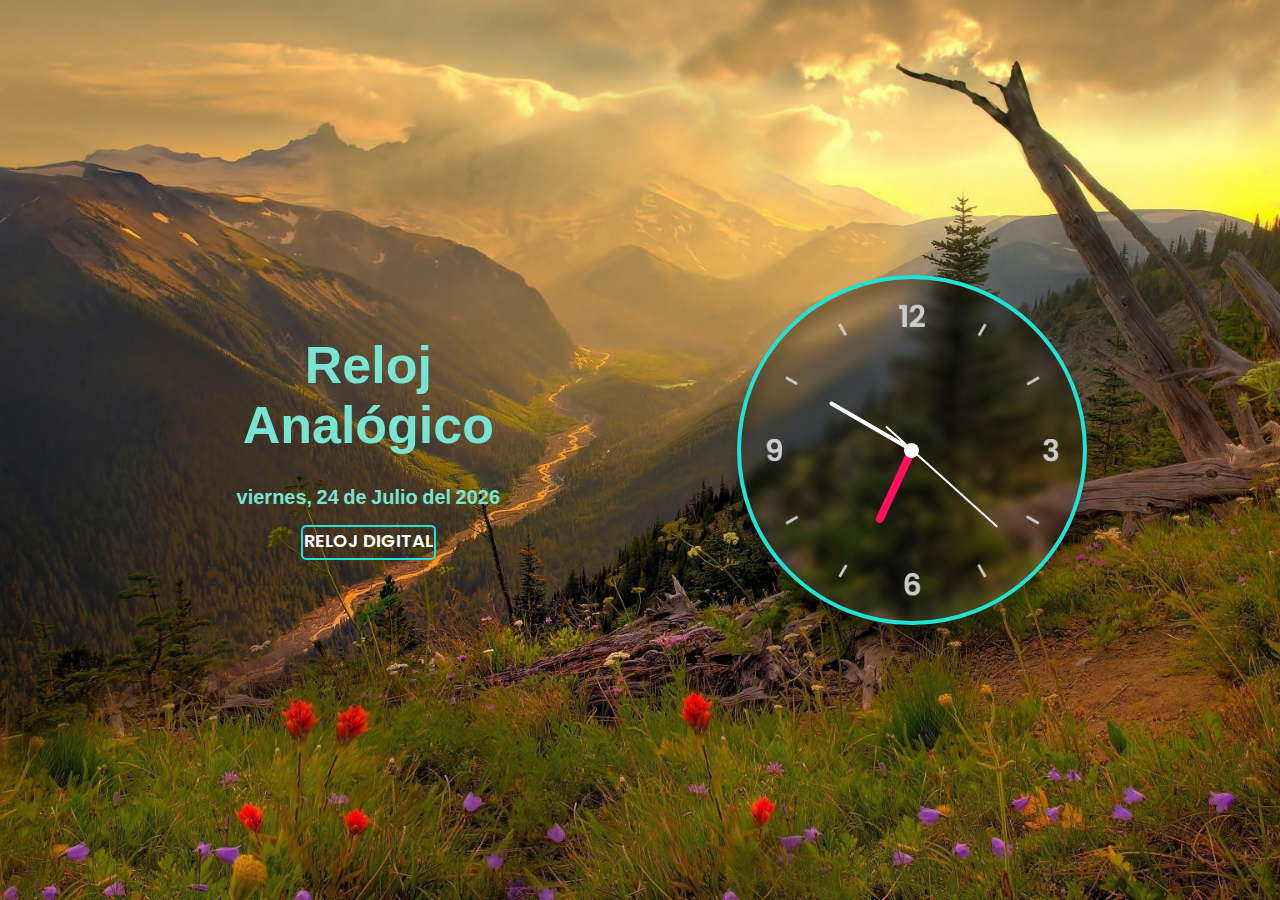
<file: index.html>
<!DOCTYPE html>
<html lang="en">
<head>
    <meta charset="UTF-8">
    <meta http-equiv="X-UA-Compatible" content="IE=edge">
    <meta name="viewport" content="width=device-width, initial-scale=1.0">
    <link rel="preconnect" href="https://fonts.googleapis.com">
    <link rel="preconnect" href="https://fonts.gstatic.com" crossorigin>
    <link href="https://fonts.googleapis.com/css2?family=Montserrat+Alternates:wght@500&display=swap" rel="stylesheet">
    <link rel="stylesheet" href="css/style.css">
    <title>Clock Anológico- JRG</title>
</head>
<body>
    <div class="title">
        <h1>Reloj Analógico</h1>
        <div class="fecha">
            <p id="diaSemana" class="diaSemana"></p>
            <p id="dia" class="dia"></p>
            <p>de </p>
            <p id="mes" class="mes"></p>
            <p>del </p>
            <p id="year" class="year"></p>
        </div>
        <div class="button">
            <a class="btn" href="digital.html" type="button" >Reloj Digital</a>
        </div>
        <div id="container_principal"></div>
    </div>
    <div class="clock">
        <div class="hour">
            <div class="hr" id="hr"></div>
        </div>

        <div class="min">
            <div class="mn" id="mn"></div>
        </div>

        <div class="sec">
            <div class="sc" id="sc"></div>
        </div>
    </div>
    <script src="https://ajax.googleapis.com/ajax/libs/jquery/3.6.0/jquery.min.js"></script>
    <script src="js/index.js"></script>
</body>
</html>
</file>
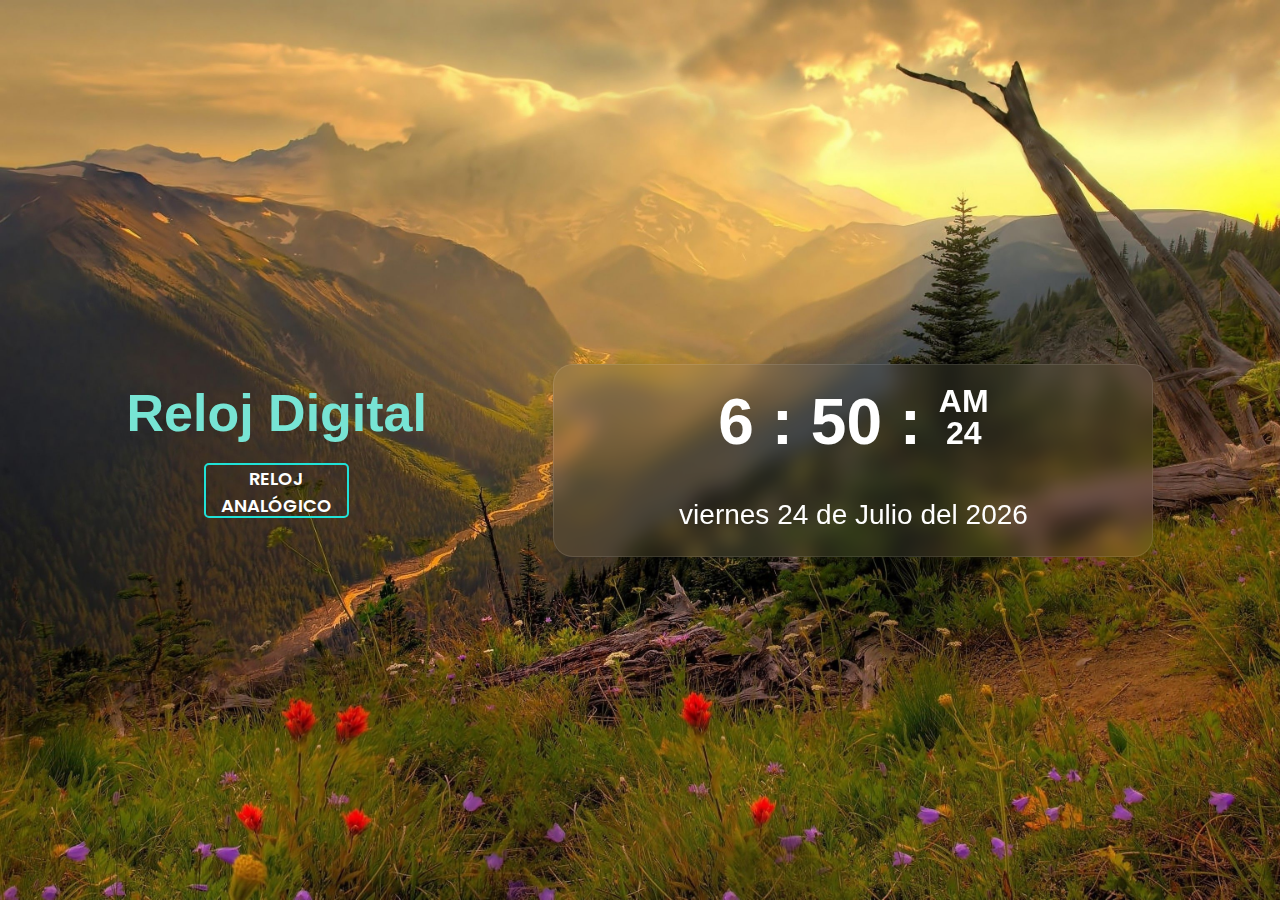
<file: digital.html>
<!DOCTYPE html>
<html lang="en">
<head>
    <meta charset="UTF-8">
    <meta http-equiv="X-UA-Compatible" content="IE=edge">
    <meta name="viewport" content="width=device-width, initial-scale=1.0">
    <link href="https://fonts.googleapis.com/css2?family=Montserrat+Alternates:wght@500&display=swap" rel="stylesheet">
    <title>Clock Digital - JRG</title>
    <link rel="stylesheet" href="css/digital.css">
</head>
<body>
    <div class="title">
        <h1>Reloj Digital</h1>
        <div class="button"> 
            <a class="btn" href="index.html" type="button">Reloj Analógico</a>
        </div>
    </div>
    <div class="container">
        <div class="widget">
            <div class="reloj">
                <p id="horas" class="horas"></p>
                <p>:</p>
                <p id="minutos" class="minutos"></p>
                <p>:</p>
                <div class="caja-segundos">
                    <p id="ampm" class="ampm"></p>
                    <p id="segundos" class="segundos"></p>
                </div>
            </div>
            <div class="fecha">
                <p id="diaSemana" class="diaSemana"></p>
                <p id="dia" class="dia"></p>
                <p>de </p>
                <p id="mes" class="mes"></p>
                <p>del </p>
                <p id="year" class="year"></p>
            </div>
        </div>
    </div>
    <script src="js/digital.js"></script>
</body>
</html>
</file>
<file: css/style.css>
@import url('https://fonts.googleapis.com/css2?family=Poppins:wght@500&display=swap');

*{
    margin: 0;
    padding: 0;
    box-sizing: border-box;
    font-family: 'Montserrat', sans-serif;
}

body{
    display: flex;
    justify-content: center;
    align-items: center;
    min-height: 100vh;
    background: url('img/Back.jpg');
    background-repeat: no-repeat;
    background-size: cover;
    background-position: center;
    flex-wrap: wrap;
    justify-content: space-evenly;
}

.title{
    width: 350px;
    height: 150px;
    text-align: center;
    margin-bottom: 80px;
}

.title > h1{
    font-size: 3.25em;
    color: #77E4D4;
    text-align: center;
}

.fecha > p{
    margin-top: 30px;
    display: inline-block;
    line-height: 1.25em;
    font-size: 1.25em;
    font-weight: 600;
    color: #77E4D4;
}

.clock{
    width: 350px;
    height: 350px;
    display: flex;
    justify-content: center;
    align-items: center;
    margin: 0;
    background: url(img/clock.png);
    background-size: cover;
    border: 4px solid #20e2d7;
    border-radius: 50%;
    box-shadow: 0 -15px 15px rgba(255,255,255,0.05),
                inset 0 -15px 15px rgba(255,255,255,0.05),
                0 15px 15px rgba(0,0,0,0.3),
                inset 0 15px 15px rgba(0,0,0,0.3);
    backdrop-filter: blur(5px);
}

.clock::before{
    content: '';
    position: absolute;
    width: 15px;
    height: 15px;background: #fff;
    border-radius: 50%;
    z-index: 10000;
}

.clock > .hour, .min, .sec{
    position: absolute;
}

.clock > .hour, .hr{
    width: 160px;
    height: 160px;
}

.clock > .min, .mn{
    width: 190px;
    height: 190px;
}

.clock > .sec, .sc{
    width: 230px;
    height: 230px;
}

.hr, .mn, .sc{
    display: flex;
    justify-content: center;
    position: absolute;
    border-radius: 50%;
}

.hr::before{
    content: '';
    position: absolute;
    width: 8px;
    height: 80px;
    background: #ff105e;
    z-index: 10;
    border-radius: 6px 6px 0 0;
}

.mn::before{
    content: '';
    position: absolute;
    width: 4px;
    height: 90px;
    background: #fff;
    z-index: 11;
    border-radius: 6px 6px 0 0;
}

.sc::before{
    content: '';
    position: absolute;
    width: 2px;
    height: 150px;
    background: #fff;
    z-index: 12;
    border-radius: 6px 6px 0 0;
}
.button{
    display: flex;
    justify-content: center;
    align-items: center;
}
.btn{
    font-family: 'Poppins', sans-serif;
    width: 135px;
    height: 35px;
    border-radius: 5px;
    text-transform: uppercase;
    background-color: transparent;
    color: white;
    font-size: 18px;
    font-weight: 600;
    overflow: hidden;
    transition: all 500ms ease;
    border: 2px solid #20e2d7;
    text-align: center;
    text-decoration: none;
    margin-top: 15px;
}

.btn:hover{
    background-color: #20e2d7;
    box-shadow: 0 0 10px #20e2d7, 0 0 20px #20e2d7, 0 0 20px #20e2d7;
    color: #434343;
}

@media screen and (min-width:320px) and (max-width:600px) {

    .title > h1{
        font-size: 2.75em;
        color: #77E4D4;
        -webkit-text-stroke-width: 2px;
        -webkit-text-stroke-color: #17D7A0;
    }

    .fecha > p{
        margin-top: 10px;
        display: inline-block;
        line-height: 1.25em;
        font-size: 1.2em;
        font-weight: 800;
        color: #ffffff;
    }

}
</file>
<file: css/digital.css>
@import url('https://fonts.googleapis.com/css2?family=Poppins:wght@500&display=swap');

*{
    margin: 0;
    padding: 0;
    box-sizing: border-box;
    font-family: 'Montserrat', sans-serif;
}

body{
    width: 100%;
    background: url('img/Back.jpg');
    min-height: 100vh;
    background-repeat: no-repeat;
    background-size: cover;
    background-position: center;
    display: flex;
    justify-content: center;
    align-items: center;
    flex-wrap: wrap;
    justify-content: space-evenly;
    
}

.container{
    width: 100%;
    max-width: 600px;
    display: inline-block;
    display: flex;
    justify-content: center;
    align-items: center;
    place-content: center;
}

.title > h1{
    width: 100%;
    font-size: 3.25em;
    color: #77E4D4;
    text-align: center;
    margin: 0 auto 20px auto;
}

.title{
    text-align: center;
}

.widget{
    width: 100%;
    height: 100%;
    margin: 20px auto 0 auto;
    border-radius: 20px;
    border: 1px solid rgba(255, 255, 255, 0.1);
    backdrop-filter: blur(10px);
    background: rgba(255, 255, 255, 0.05);
    box-shadow: 0 15px 25px rgba(0, 0, 0, 0.1);
}

.button{
    display: flex;
    justify-content: center;
    align-items: center;
}
.btn{
    font-family: 'Poppins', sans-serif;
    width: 145px;
    height: 55px;
    border-radius: 5px;
    text-transform: uppercase;
    background-color: transparent;
    color: white;
    font-size: 18px;
    font-weight: 600;
    overflow: hidden;
    transition: all 500ms ease;
    border: 2px solid #20e2d7;
    text-align: center;
    text-decoration: none;
}
.btn:hover{
    background-color: #20e2d7;
    box-shadow: 0 0 10px #20e2d7, 0 0 20px #20e2d7, 0 0 20px #20e2d7;
    color: #434343;
}
.widget p{
    display: inline-block;
    line-height: 1em;
}

.fecha{
    font-family: 'Montserrat', sans-serif;
    text-align: center;
    font-size: 1.75em;
    font-weight: 450;
    margin-bottom: 0.3125rem;
    padding: 20px;
    width: 100%;
    color: white;
}

.reloj{
    font-family: 'Montserrat', sans-serif;
    width: 100%;
    padding: 20px;
    font-size: 4em;
    font-weight: 700;
    text-align: center;
    color: white;
}

.reloj > .caja-segundos{
    display: inline-block;
}

.caja-segundos > .segundos,
.caja-segundos > .ampm{
    font-size: 2rem;
    display: block;
}

@media screen and (min-width:320px) and (max-width:600px) {

    body{
        min-height: 100vh;
        background-repeat: no-repeat;
        background-size: cover;
        background-position: center;     
        display: flex;  
    }

    .title > h1{
        font-size: 2.75em;
        color: #77E4D4;
        -webkit-text-stroke-width: 2px;
        -webkit-text-stroke-color: #17D7A0;
    }

    .fecha{
        font-size: 1.15em;
        font-weight: 450;
        margin-bottom: 0.1rem;
        padding: 25px;
        width: 100%;
        color: white;
    }

    .container{
        width: 100%;
        margin-bottom: 60%;
    }

    .widget{
        width: 90%;
        height: 100%;
        margin: 0;
    }
    
    .reloj{
        font-family: 'Montserrat', sans-serif;
        width: 100%;
        padding: 5px;
        font-size: 2.50em;
        font-weight: 800;
    }

    .caja-segundos > .segundos,
    .caja-segundos > .ampm{
    font-size: 1rem;
    display: block;
    }
}

@media screen and (min-width:700px) and (max-width:1024px) {

    .fecha{
        font-size: 1.75em;
        font-weight: 450;
        margin-bottom: 0.1rem;
        padding: 25px;
        width: 100%;
        color: white;
    }
    
    .container{
        margin: 0 auto;
    }

    .reloj{
        font-family: 'Montserrat', sans-serif;
        width: 100%;
        padding: 20px;
        font-size: 4.70em;
        font-weight: 800;
    }

    .caja-segundos > .segundos,
    .caja-segundos > .ampm{
    font-size: 2.50rem;
    display: block;
    }

    /* .btn{
        width: 160px;
        height: 65px;
        font-size: 22px;
        font-weight: 800;
    } */

}
</file>
